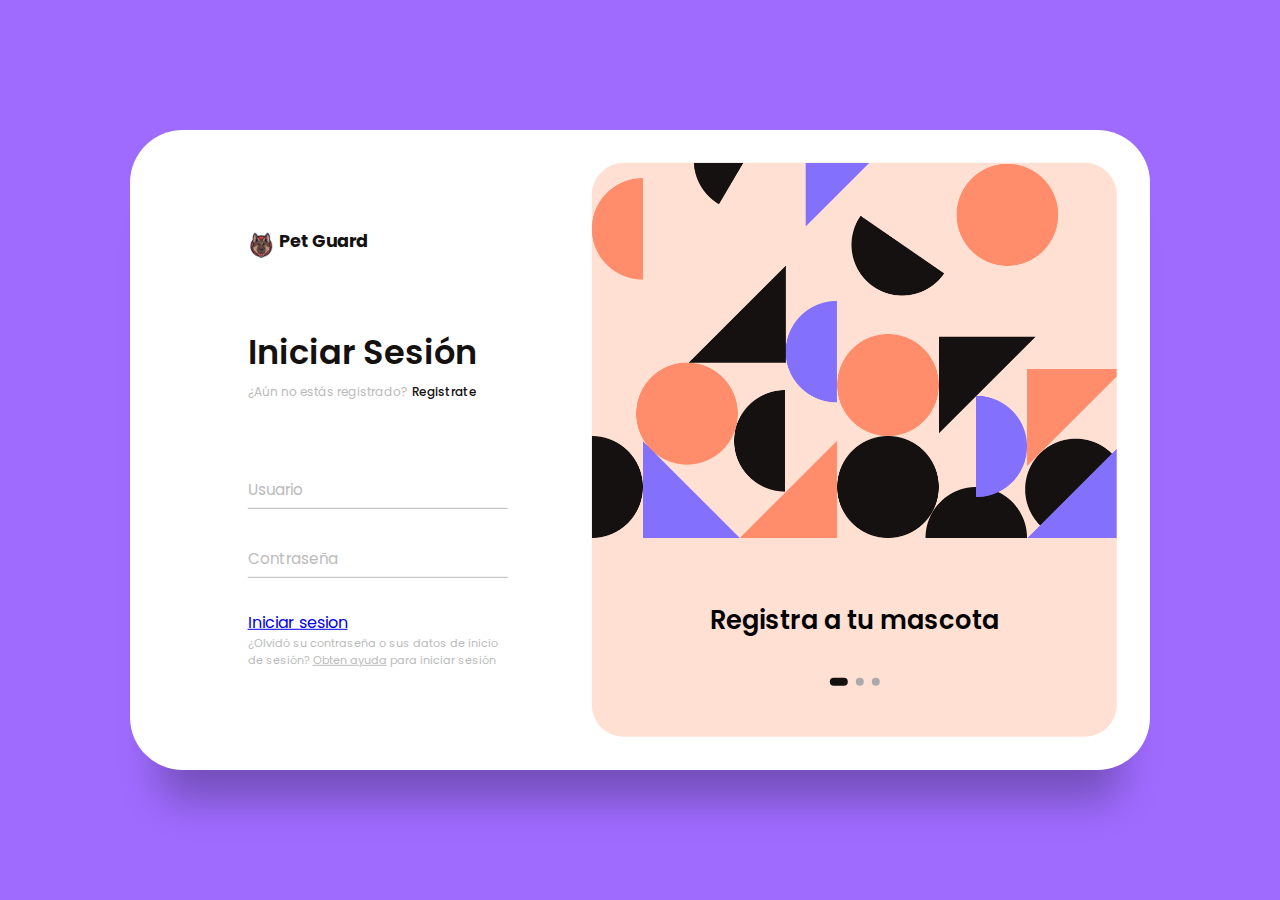
<file: index.html>
<!DOCTYPE html>
<html lang="es">
  <head>
    <meta charset="UTF-8" />
    <meta http-equiv="X-UA-Compatible" content="IE=edge" />
    <meta name="viewport" content="width=device-width, initial-scale=1.0" />
    <title>Pet Guard | Registro</title>
    <link rel="stylesheet" href="style.css" />
  </head>
  <body>
    <main>
      <div class="box">
        <div class="inner-box">
          <div class="forms-wrap">
            <form action="index.html" autocomplete="off" class="sign-in-form">
              <div class="logo">
                <img src="./img/logo.png" alt="easyclass" />
                <h4>Pet Guard</h4>
              </div>

              <div class="heading">
                <h2>Iniciar Sesión</h2>
                <h6>¿Aún no estás registrado?</h6>
                <a href="#" class="toggle">Registrate</a>
              </div>

              <div class="actual-form">
                <div class="input-wrap">
                  <input
                    type="text"
                    minlength="4"
                    class="input-field"
                    autocomplete="off"
                    required
                  />
                  <label>Usuario</label>
                </div>

                <div class="input-wrap">
                  <input
                    type="password"
                    minlength="4"
                    class="input-field"
                    autocomplete="off"
                    required
                  />
                  <label>Contraseña</label>
                </div>

                <!-- <input type="submit" value="Iniciar Sesión" class="sign-btn" / -->
                <a href="cargar/index.html">Iniciar sesion</a>

                <p class="text">
                  ¿Olvidó su contraseña o sus datos de inicio de sesión?
                  <a href="#">Obten ayuda</a> para iniciar sesión
                </p>
              </div>
            </form>

            <form action="index.html" autocomplete="off" class="sign-up-form">
              <div class="logo">
                <img src="./img/logo.png" alt="easyclass" />
                <h4>Pet Guard</h4>
              </div>

              <div class="heading">
                <h2>Registrate</h2>
                <h6>¿Ya tienes una cuenta?</h6>
                <a href="#" class="toggle">Iniciar Sesión</a>
              </div>

              <div class="actual-form">
                <div class="input-wrap">
                  <input
                    type="text"
                    minlength="4"
                    class="input-field"
                    autocomplete="off"
                    required
                  />
                  <label>Nombre</label>
                </div>

                <div class="input-wrap">
                  <input
                    type="email"
                    class="input-field"
                    autocomplete="off"
                    required
                  />
                  <label>Correo electronico</label>
                </div>

                <div class="input-wrap">
                  <input
                    type="password"
                    minlength="4"
                    class="input-field"
                    autocomplete="off"
                    required
                  />
                  <label>Contraseña</label>
                </div>

                <input type="submit" value="Registrarse" class="sign-btn" />

                <p class="text">
                  Al registrarme, acepto los
                  <a href="#"> Términos de servicios </a> y
                  <a href="#"> la Política de privacidad</a>
                </p>
              </div>
            </form>
          </div>

          <div class="carousel">
            <div class="images-wrapper">
              <img src="./img/image1.png" class="image img-1 show" alt="" />
              <img src="./img/image2.png" class="image img-2" alt="" />
              <img src="./img/image3.png" class="image img-3" alt="" />
            </div>

            <div class="text-slider">
              <div class="text-wrap">
                <div class="text-group">
                  <h2>Registra a tu mascota</h2>
                  <h2>Calendario de vacunación </h2>
                  <h2>Control Medico</h2>
                </div>
              </div>

              <div class="bullets">
                <span class="active" data-value="1"></span>
                <span data-value="2"></span>
                <span data-value="3"></span>
              </div>
            </div>
          </div>
        </div>
      </div>
    </main>

    <!-- Javascript file -->

    <script src="app.js"></script>
  </body>
</html>
</file>
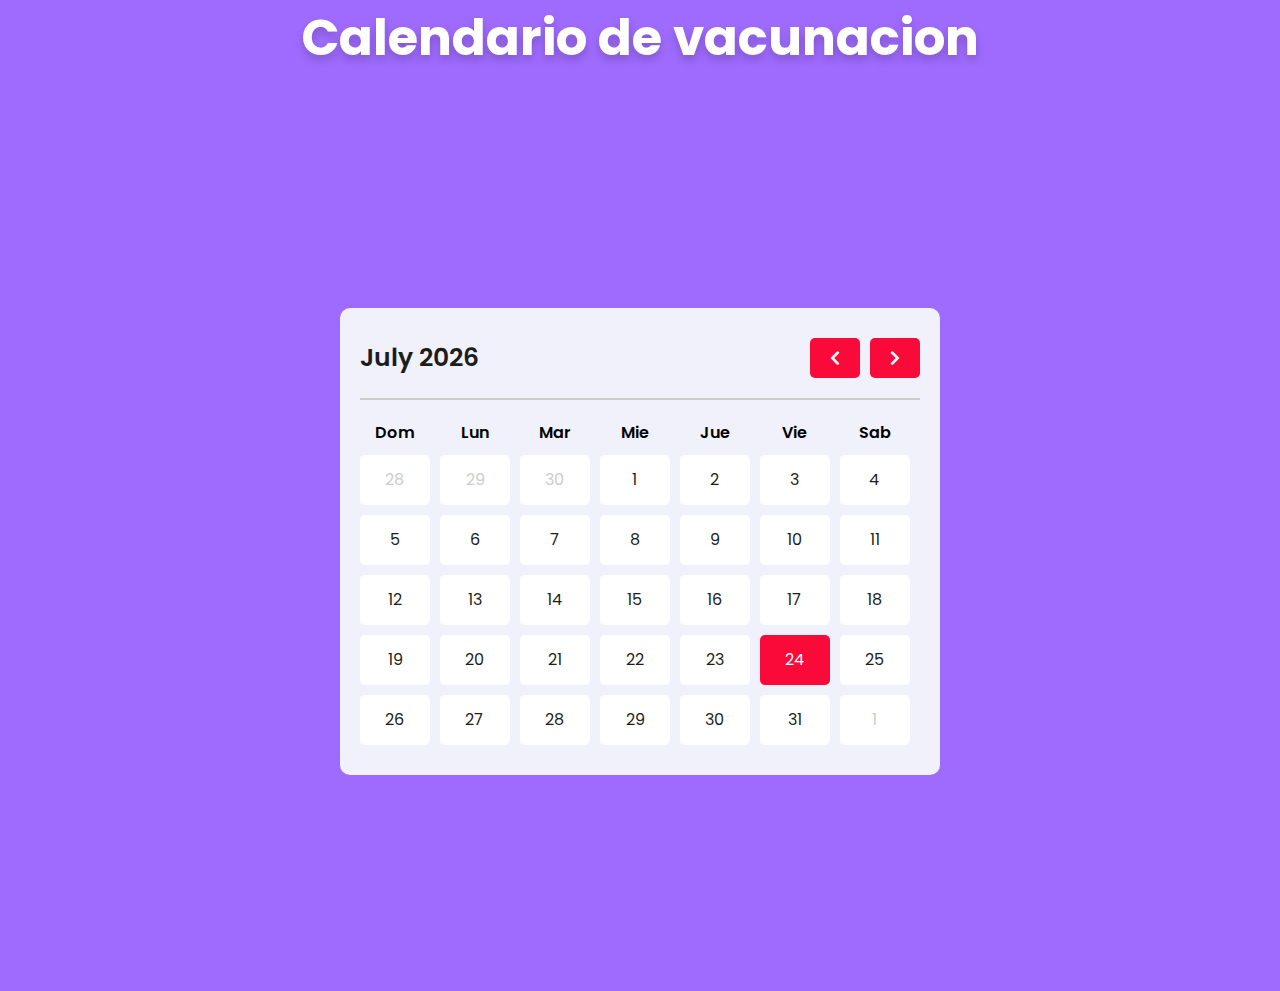
<file: Calendario/index.html>
<!DOCTYPE html>
<html lang="en">
  <head>
    <meta charset="UTF-8" />
    <meta http-equiv="X-UA-Compatible" content="IE=edge" />
    <meta name="viewport" content="width=device-width, initial-scale=1.0" />

    <!-- STYLESHEET -->
    <link rel="stylesheet" href="style.css" />

    <!-- FONTAWESOME -->
    <link
      rel="stylesheet"
      href="https://cdnjs.cloudflare.com/ajax/libs/font-awesome/5.15.3/css/all.min.css"
    />
    <title>Calendario Vacunación</title>
  </head>
  <body>
    <h1 class="heading">Calendario de vacunacion</h1>

    <div class="container">
      <div class="calendar">
        <div class="header">
          <div class="month"></div>
          <div class="btns">
            <div class="btn today-btn">
              <i class="fas fa-calendar-day"></i>
            </div>
            <div class="btn prev-btn">
              <i class="fas fa-chevron-left"></i>
            </div>
            <div class="btn next-btn">
              <i class="fas fa-chevron-right"></i>
            </div>
          </div>
        </div>
        <div class="weekdays">
          <div class="day">Dom</div>
          <div class="day">Lun</div>
          <div class="day">Mar</div>
          <div class="day">Mie</div>
          <div class="day">Jue</div>
          <div class="day">Vie</div>
          <div class="day">Sab</div>
        </div>
        <div class="days">
          <!-- lets add days using js -->
        </div>
      </div>
    </div>



    <!-- SCRIPT -->
    <script src="script.js"></script>
  </body>
</html>
</file>
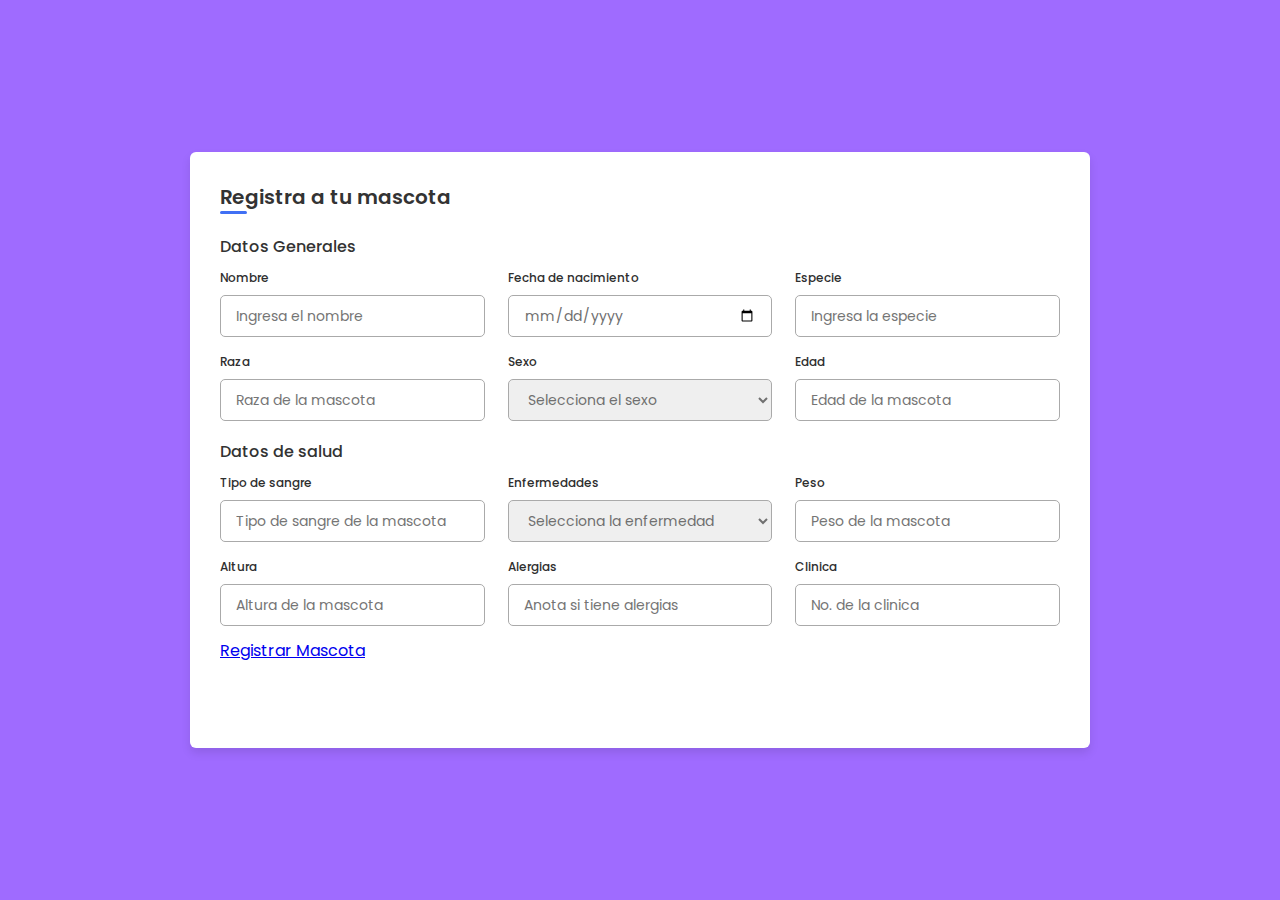
<file: Mascota/index.html>
<!DOCTYPE html>
<!--=== Coding by CodingLab | www.codinglabweb.com === -->
<html lang="en">
<head>
    <meta charset="UTF-8">
    <meta http-equiv="X-UA-Compatible" content="IE=edge">
    <meta name="viewport" content="width=device-width, initial-scale=1.0">
    
    <!----======== CSS ======== -->
    <link rel="stylesheet" href="style.css">
     
    <!----===== Iconscout CSS ===== -->
    <link rel="stylesheet" href="https://unicons.iconscout.com/release/v4.0.0/css/line.css">

    <title>Registro | Mascotas</title> 
</head>
<body>
    <div class="container">
        <header>Registra a tu mascota</header>

        <form action="#">
            <div class="form first">
                <div class="details personal">
                    <span class="title">Datos Generales</span>

                    <div class="fields">
                        <div class="input-field">
                            <label>Nombre</label>
                            <input type="text" placeholder="Ingresa el nombre" required>
                        </div>

                        <div class="input-field">
                            <label>Fecha de nacimiento</label>
                            <input type="date" placeholder="Ingresa su nacimiento" required>
                        </div>

                        <div class="input-field">
                            <label>Especie</label>
                            <input type="text" placeholder="Ingresa la especie" required>
                        </div>

                        <div class="input-field">
                            <label>Raza</label>
                            <input type="text" placeholder="Raza de la mascota" required>
                        </div>

                        <div class="input-field">
                            <label>Sexo</label>
                            <select required>
                                <option disabled selected>Selecciona el sexo</option>
                                <option>Macho</option>
                                <option>Hembra</option>
                            </select>
                        </div>

                        <div class="input-field">
                            <label>Edad</label>
                            <input type="number" placeholder="Edad de la mascota" required>
                        </div>
                    </div>
                </div>

                <div class="details ID">
                    <span class="title">Datos de salud</span>

                    <div class="fields">
                        <div class="input-field">
                            <label>Tipo de sangre</label>
                            <input type="text" placeholder="Tipo de sangre de la mascota" required>
                        </div>

                        <div class="input-field">
                            <label>Enfermedades</label>
                            <select required>
                                <option disabled selected>Selecciona la enfermedad</option>
                                <option>Ninguna</option>
                                <option>otra</option>
                            </select>
                        </div>

                        <!-- <div class="input-field">
                            <label>ID Number</label>
                            <input type="number" placeholder="Enter ID number" required>
                        </div> -->

                        <div class="input-field">
                            <label>Peso</label>
                            <input type="text" placeholder="Peso de la mascota" required>
                        </div>

                        <div class="input-field">
                            <label>Altura</label>
                            <input type="text" placeholder="Altura de la mascota" required>
                        </div>

                        <div class="input-field">
                            <label>Alergias</label>
                            <input type="text" placeholder="Anota si tiene alergias" required>
                        </div>

                        <div class="input-field">
                            <label>Clinica</label>
                            <input type="text" placeholder="No. de la clinica" required>
                        </div>
                    </div>
                    
                    <a href="../cards/index.html">Registrar Mascota</a>
                    <!-- <button class="nextBtn">
                        <span class="btnText">Continuar</span>
                        <i class="uil uil-navigator"></i>
                    </button> -->
                </div> 
            </div>

            <!-- <div class="form second">
                <div class="details address">
                    <span class="title">Address Details</span>

                    <div class="fields">
                        <div class="input-field">
                            <label>Address Type</label>
                            <input type="text" placeholder="Permanent or Temporary" required>
                        </div>

                        <div class="input-field">
                            <label>Nationality</label>
                            <input type="text" placeholder="Enter nationality" required>
                        </div>

                        <div class="input-field">
                            <label>State</label>
                            <input type="text" placeholder="Enter your state" required>
                        </div>

                        <div class="input-field">
                            <label>District</label>
                            <input type="text" placeholder="Enter your district" required>
                        </div>

                        <div class="input-field">
                            <label>Block Number</label>
                            <input type="number" placeholder="Enter block number" required>
                        </div>

                        <div class="input-field">
                            <label>Ward Number</label>
                            <input type="number" placeholder="Enter ward number" required>
                        </div>
                    </div>
                </div>

                <div class="details family">
                    <span class="title">Family Details</span>

                    <div class="fields">
                        <div class="input-field">
                            <label>Father Name</label>
                            <input type="text" placeholder="Enter father name" required>
                        </div>

                        <div class="input-field">
                            <label>Mother Name</label>
                            <input type="text" placeholder="Enter mother name" required>
                        </div>

                        <div class="input-field">
                            <label>Grandfather</label>
                            <input type="text" placeholder="Enter grandfther name" required>
                        </div>

                        <div class="input-field">
                            <label>Spouse Name</label>
                            <input type="text" placeholder="Enter spouse name" required>
                        </div>

                        <div class="input-field">
                            <label>Father in Law</label>
                            <input type="text" placeholder="Father in law name" required>
                        </div>

                        <div class="input-field">
                            <label>Mother in Law</label>
                            <input type="text" placeholder="Mother in law name" required>
                        </div>
                    </div> -->

                    <!-- <div class="buttons">
                        <div class="backBtn">
                            <i class="uil uil-navigator"></i>
                            <span class="btnText">Regresar</span>
                        </div>
                        
                        <button class="sumbit">
                            <span class="btnText">Submit</span>
                            <i class="uil uil-navigator"></i>
                        </button> -->
                        
                    </div>
                </div> 
            </div>
        </form>
    </div>

    <script src="script.js"></script>
</body>
</html>
</file>
<file: style.css>
@import url("https://fonts.googleapis.com/css2?family=Poppins:wght@200;300;400;500;600;700;800&display=swap");

*,
*::before,
*::after {
  padding: 0;
  margin: 0;
  box-sizing: border-box;
}

body,
input {
  font-family: "Poppins", sans-serif;
}

main {
  width: 100%;
  min-height: 100vh;
  overflow: hidden;
  background-color: #9f6bff;
  padding: 2rem;
  display: flex;
  align-items: center;
  justify-content: center;
}

.box {
  position: relative;
  width: 100%;
  max-width: 1020px;
  height: 640px;
  background-color: #fff;
  border-radius: 3.3rem;
  box-shadow: 0 60px 40px -30px rgba(0, 0, 0, 0.27);
}

.inner-box {
  position: absolute;
  width: calc(100% - 4.1rem);
  height: calc(100% - 4.1rem);
  top: 50%;
  left: 50%;
  transform: translate(-50%, -50%);
}

.forms-wrap {
  position: absolute;
  height: 100%;
  width: 45%;
  top: 0;
  left: 0;
  display: grid;
  grid-template-columns: 1fr;
  grid-template-rows: 1fr;
  transition: 0.8s ease-in-out;
}

form {
  max-width: 260px;
  width: 100%;
  margin: 0 auto;
  height: 100%;
  display: flex;
  flex-direction: column;
  justify-content: space-evenly;
  grid-column: 1 / 2;
  grid-row: 1 / 2;
  transition: opacity 0.02s 0.4s;
}

form.sign-up-form {
  opacity: 0;
  pointer-events: none;
}

.logo {
  display: flex;
  align-items: center;
}

.logo img {
  width: 27px;
  margin-right: 0.3rem;
}

.logo h4 {
  font-size: 1.1rem;
  margin-top: -9px;
  letter-spacing: -0.5px;
  color: #151111;
}

.heading h2 {
  font-size: 2.1rem;
  font-weight: 600;
  color: #151111;
}

.heading h6 {
  color: #bababa;
  font-weight: 400;
  font-size: 0.75rem;
  display: inline;
}

.toggle {
  color: #151111;
  text-decoration: none;
  font-size: 0.75rem;
  font-weight: 500;
  transition: 0.3s;
}

.toggle:hover {
  color: #8371fd;
}

.input-wrap {
  position: relative;
  height: 37px;
  margin-bottom: 2rem;
}

.input-field {
  position: absolute;
  width: 100%;
  height: 100%;
  background: none;
  border: none;
  outline: none;
  border-bottom: 1px solid #bbb;
  padding: 0;
  font-size: 0.95rem;
  color: #151111;
  transition: 0.4s;
}

label {
  position: absolute;
  left: 0;
  top: 50%;
  transform: translateY(-50%);
  font-size: 0.95rem;
  color: #bbb;
  pointer-events: none;
  transition: 0.4s;
}

.input-field.active {
  border-bottom-color: #151111;
}

.input-field.active + label {
  font-size: 0.75rem;
  top: -2px;
}

.sign-btn {
  display: inline-block;
  width: 100%;
  height: 43px;
  background-color: #151111;
  color: #fff;
  border: none;
  cursor: pointer;
  border-radius: 0.8rem;
  font-size: 0.8rem;
  margin-bottom: 2rem;
  transition: 0.3s;
}

.sign-btn:hover {
  background-color: #8371fd;
}

.text {
  color: #bbb;
  font-size: 0.7rem;
}

.text a {
  color: #bbb;
  transition: 0.3s;
}

.text a:hover {
  color: #8371fd;
}

main.sign-up-mode form.sign-in-form {
  opacity: 0;
  pointer-events: none;
}

main.sign-up-mode form.sign-up-form {
  opacity: 1;
  pointer-events: all;
}

main.sign-up-mode .forms-wrap {
  left: 55%;
}

main.sign-up-mode .carousel {
  left: 0%;
}

.carousel {
  position: absolute;
  height: 100%;
  width: 55%;
  left: 45%;
  top: 0;
  background-color: #ffe0d2;
  border-radius: 2rem;
  display: grid;
  grid-template-rows: auto 1fr;
  padding-bottom: 2rem;
  overflow: hidden;
  transition: 0.8s ease-in-out;
}

.images-wrapper {
  display: grid;
  grid-template-columns: 1fr;
  grid-template-rows: 1fr;
}

.image {
  width: 100%;
  grid-column: 1/2;
  grid-row: 1/2;
  opacity: 0;
  transition: opacity 0.3s, transform 0.5s;
}

.img-1 {
  transform: translate(0, -50px);
}

.img-2 {
  transform: scale(0.4, 0.5);
}

.img-3 {
  transform: scale(0.3) rotate(-20deg);
}

.image.show {
  opacity: 1;
  transform: none;
}

.text-slider {
  display: flex;
  align-items: center;
  justify-content: center;
  flex-direction: column;
}

.text-wrap {
  max-height: 2.2rem;
  overflow: hidden;
  margin-bottom: 2.5rem;
}

.text-group {
  display: flex;
  flex-direction: column;
  text-align: center;
  transform: translateY(0);
  transition: 0.5s;
}

.text-group h2 {
  line-height: 2.2rem;
  font-weight: 600;
  font-size: 1.6rem;
}

.bullets {
  display: flex;
  align-items: center;
  justify-content: center;
}

.bullets span {
  display: block;
  width: 0.5rem;
  height: 0.5rem;
  background-color: #aaa;
  margin: 0 0.25rem;
  border-radius: 50%;
  cursor: pointer;
  transition: 0.3s;
}

.bullets span.active {
  width: 1.1rem;
  background-color: #151111;
  border-radius: 1rem;
}

@media (max-width: 850px) {
  .box {
    height: auto;
    max-width: 550px;
    overflow: hidden;
  }

  .inner-box {
    position: static;
    transform: none;
    width: revert;
    height: revert;
    padding: 2rem;
  }

  .forms-wrap {
    position: revert;
    width: 100%;
    height: auto;
  }

  form {
    max-width: revert;
    padding: 1.5rem 2.5rem 2rem;
    transition: transform 0.8s ease-in-out, opacity 0.45s linear;
  }

  .heading {
    margin: 2rem 0;
  }

  form.sign-up-form {
    transform: translateX(100%);
  }

  main.sign-up-mode form.sign-in-form {
    transform: translateX(-100%);
  }

  main.sign-up-mode form.sign-up-form {
    transform: translateX(0%);
  }

  .carousel {
    position: revert;
    height: auto;
    width: 100%;
    padding: 3rem 2rem;
    display: flex;
  }

  .images-wrapper {
    display: none;
  }

  .text-slider {
    width: 100%;
  }
}

@media (max-width: 530px) {
  main {
    padding: 1rem;
  }

  .box {
    border-radius: 2rem;
  }

  .inner-box {
    padding: 1rem;
  }

  .carousel {
    padding: 1.5rem 1rem;
    border-radius: 1.6rem;
  }

  .text-wrap {
    margin-bottom: 1rem;
  }

  .text-group h2 {
    font-size: 1.2rem;
  }

  form {
    padding: 1rem 2rem 1.5rem;
  }
}
</file>
<file: Calendario/style.css>
@import url(https://fonts.googleapis.com/css?family=Poppins:100,100italic,200,200italic,300,300italic,regular,italic,500,500italic,600,600italic,700,700italic,800,800italic,900,900italic);
:root {
  --primary-color: #f90a39;
  --text-color: #1d1d1d;
  --bg-color: #f1f1fb;
}
* {
  margin: 0;
  padding: 0;
  box-sizing: border-box;
  font-family: "Poppins", sans-serif;
}
body {
  background-color: #9f6bff;
}
.container {
  width: 100%;
  min-height: 100vh;
  display: flex;
  align-items: center;
  justify-content: center;
}
.heading{
  text-align: center;
  padding-bottom: 15px;
  color:#fff;
  text-shadow: 0 5px 10px rgba(0,0,0,.2);
  font-size: 50px;
}
.calendar {
  width: 100%;
  max-width: 600px;
  padding: 30px 20px;
  border-radius: 10px;
  background-color: var(--bg-color);
}
.calendar .header {
  display: flex;
  justify-content: space-between;
  align-items: center;
  margin-bottom: 20px;
  padding-bottom: 20px;
  border-bottom: 2px solid #ccc;
}
.calendar .header .month {
  display: flex;
  align-items: center;
  font-size: 25px;
  font-weight: 600;
  color: var(--text-color);
}
.calendar .header .btns {
  display: flex;
  gap: 10px;
}
.calendar .header .btns .btn {
  width: 50px;
  height: 40px;
  display: flex;
  align-items: center;
  justify-content: center;
  border-radius: 5px;
  color: #fff;
  background-color: var(--primary-color);
  font-size: 16px;
  cursor: pointer;
  transition: all 0.3s;
}
.calendar .header .btns .btn:hover {
  background-color: #db0933;
  transform: scale(1.05);
}
.weekdays {
  display: flex;
  gap: 10px;
  margin-bottom: 10px;
}
.weekdays .day {
  width: calc(100% / 7 - 10px);
  text-align: center;
  font-size: 16px;
  font-weight: 600;
}
.days {
  display: flex;
  flex-wrap: wrap;
  gap: 10px;
}
.days .day {
  width: calc(100% / 7 - 10px);
  height: 50px;
  display: flex;
  align-items: center;
  justify-content: center;
  border-radius: 5px;
  font-size: 16px;
  font-weight: 400;
  color: var(--text-color);
  background-color: #fff;
  transition: all 0.3s;
}
.days .day:not(.next):not(.prev):hover {
  color: #fff;
  background-color: var(--primary-color);
  transform: scale(1.05);
}
.days .day.today {
  color: #fff;
  background-color: var(--primary-color);
}
.days .day.next,
.days .day.prev {
  color: #ccc;
}

/* Credits */
.credits a {
  position: absolute;
  bottom: 10px;
  left: 50%;
  transform: translateX(-50%);
  font-size: 14px;
  color: #aaa;
}
.credits span {
  color: var(--primary-color);
}
</file>
<file: Mascota/style.css>
/* ===== Google Font Import - Poppins ===== */
@import url('https://fonts.googleapis.com/css2?family=Poppins:wght@200;300;400;500;600&display=swap');
*{
    margin: 0;
    padding: 0;
    box-sizing: border-box;
    font-family: 'Poppins', sans-serif;
}
body{
    min-height: 100vh;
    display: flex;
    align-items: center;
    justify-content: center;
    background: #9f6bff;
}
.container{
    position: relative;
    max-width: 900px;
    width: 100%;
    border-radius: 6px;
    padding: 30px;
    margin: 0 15px;
    background-color: #fff;
    box-shadow: 0 5px 10px rgba(0,0,0,0.1);
}
.container header{
    position: relative;
    font-size: 20px;
    font-weight: 600;
    color: #333;
}
.container header::before{
    content: "";
    position: absolute;
    left: 0;
    bottom: -2px;
    height: 3px;
    width: 27px;
    border-radius: 8px;
    background-color: #4070f4;
}
.container form{
    position: relative;
    margin-top: 16px;
    min-height: 490px;
    background-color: #fff;
    overflow: hidden;
}
.container form .form{
    position: absolute;
    background-color: #fff;
    transition: 0.3s ease;
}
.container form .form.second{
    opacity: 0;
    pointer-events: none;
    transform: translateX(100%);
}
form.secActive .form.second{
    opacity: 1;
    pointer-events: auto;
    transform: translateX(0);
}
form.secActive .form.first{
    opacity: 0;
    pointer-events: none;
    transform: translateX(-100%);
}
.container form .title{
    display: block;
    margin-bottom: 8px;
    font-size: 16px;
    font-weight: 500;
    margin: 6px 0;
    color: #333;
}
.container form .fields{
    display: flex;
    align-items: center;
    justify-content: space-between;
    flex-wrap: wrap;
}
form .fields .input-field{
    display: flex;
    width: calc(100% / 3 - 15px);
    flex-direction: column;
    margin: 4px 0;
}
.input-field label{
    font-size: 12px;
    font-weight: 500;
    color: #2e2e2e;
}
.input-field input, select{
    outline: none;
    font-size: 14px;
    font-weight: 400;
    color: #333;
    border-radius: 5px;
    border: 1px solid #aaa;
    padding: 0 15px;
    height: 42px;
    margin: 8px 0;
}
.input-field input :focus,
.input-field select:focus{
    box-shadow: 0 3px 6px rgba(0,0,0,0.13);
}
.input-field select,
.input-field input[type="date"]{
    color: #707070;
}
.input-field input[type="date"]:valid{
    color: #333;
}
.container form button, .backBtn{
    display: flex;
    align-items: center;
    justify-content: center;
    height: 45px;
    max-width: 200px;
    width: 100%;
    border: none;
    outline: none;
    color: #fff;
    border-radius: 5px;
    margin: 25px 0;
    background-color: #4070f4;
    transition: all 0.3s linear;
    cursor: pointer;
}
.container form .btnText{
    font-size: 14px;
    font-weight: 400;
}
form button:hover{
    background-color: #265df2;
}
form button i,
form .backBtn i{
    margin: 0 6px;
}
form .backBtn i{
    transform: rotate(180deg);
}
form .buttons{
    display: flex;
    align-items: center;
}
form .buttons button , .backBtn{
    margin-right: 14px;
}

@media (max-width: 750px) {
    .container form{
        overflow-y: scroll;
    }
    .container form::-webkit-scrollbar{
       display: none;
    }
    form .fields .input-field{
        width: calc(100% / 2 - 15px);
    }
}

@media (max-width: 550px) {
    form .fields .input-field{
        width: 100%;
    }
}
</file>
